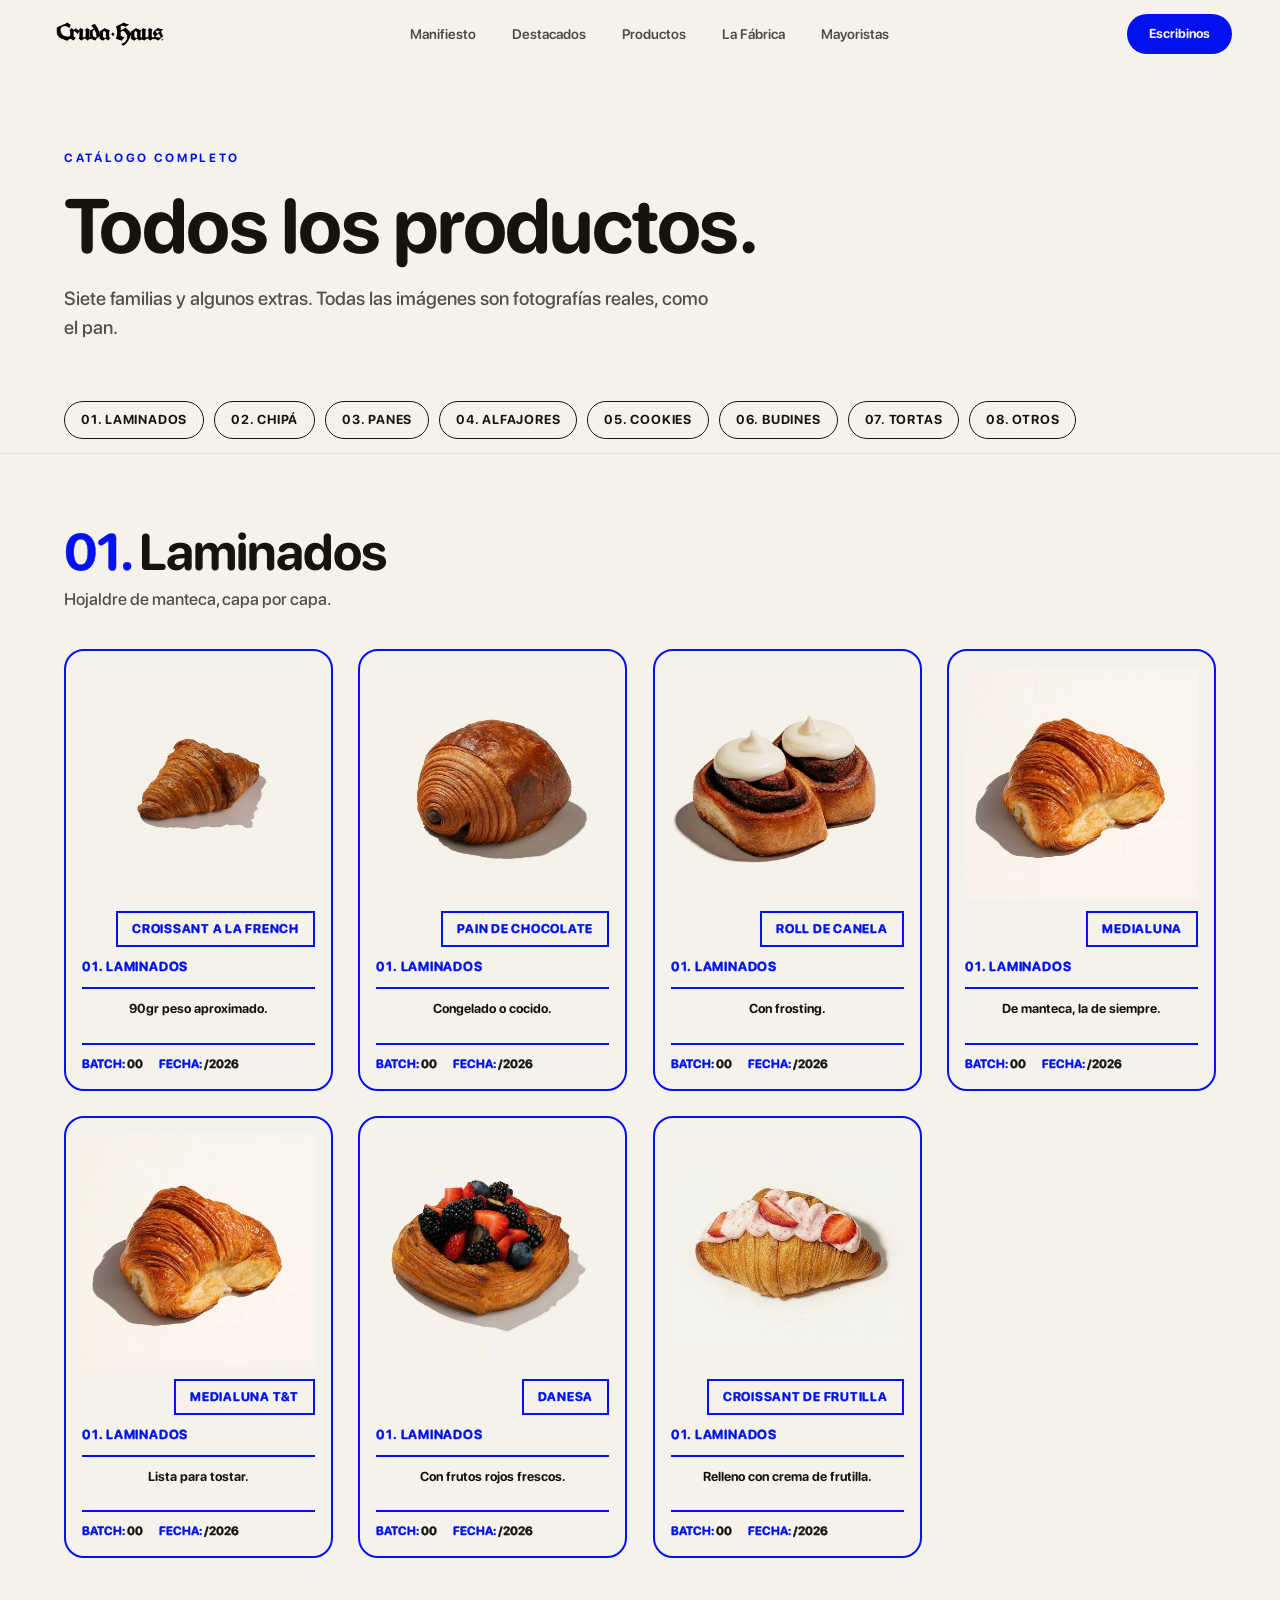
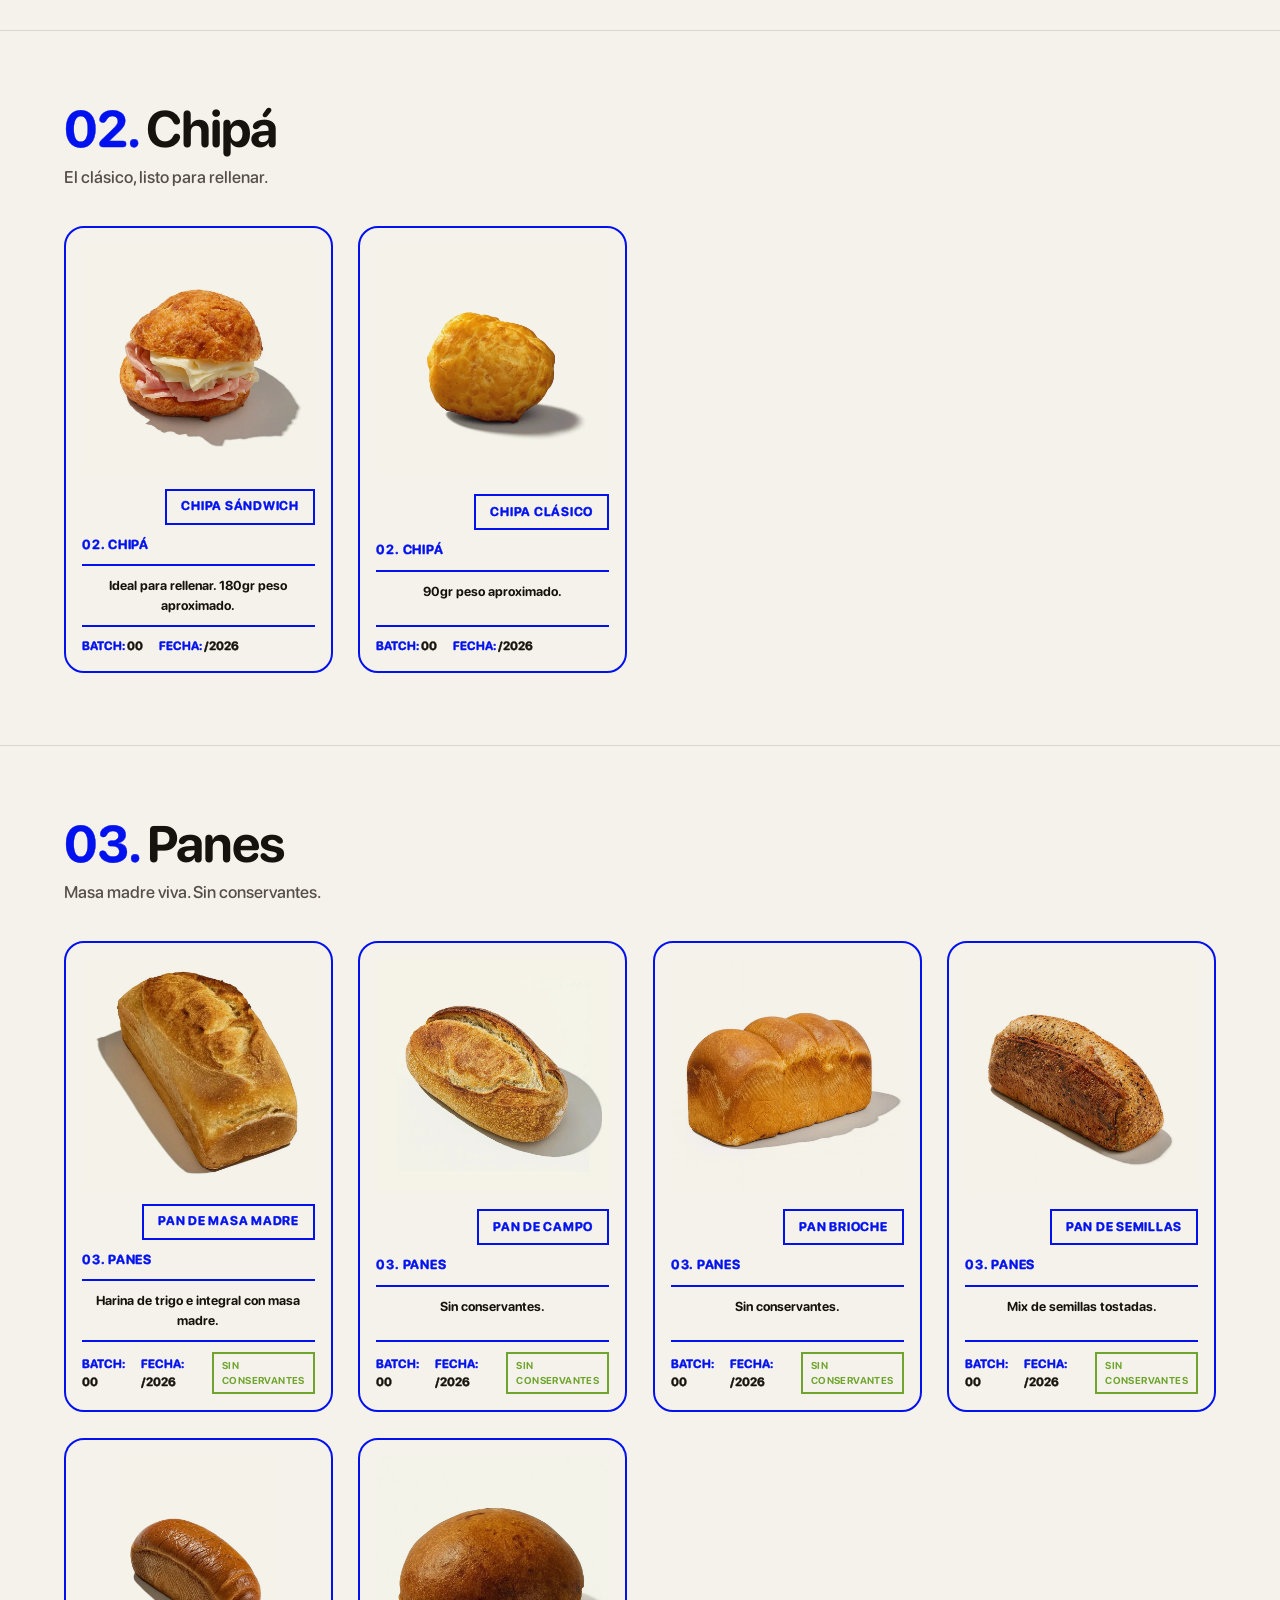
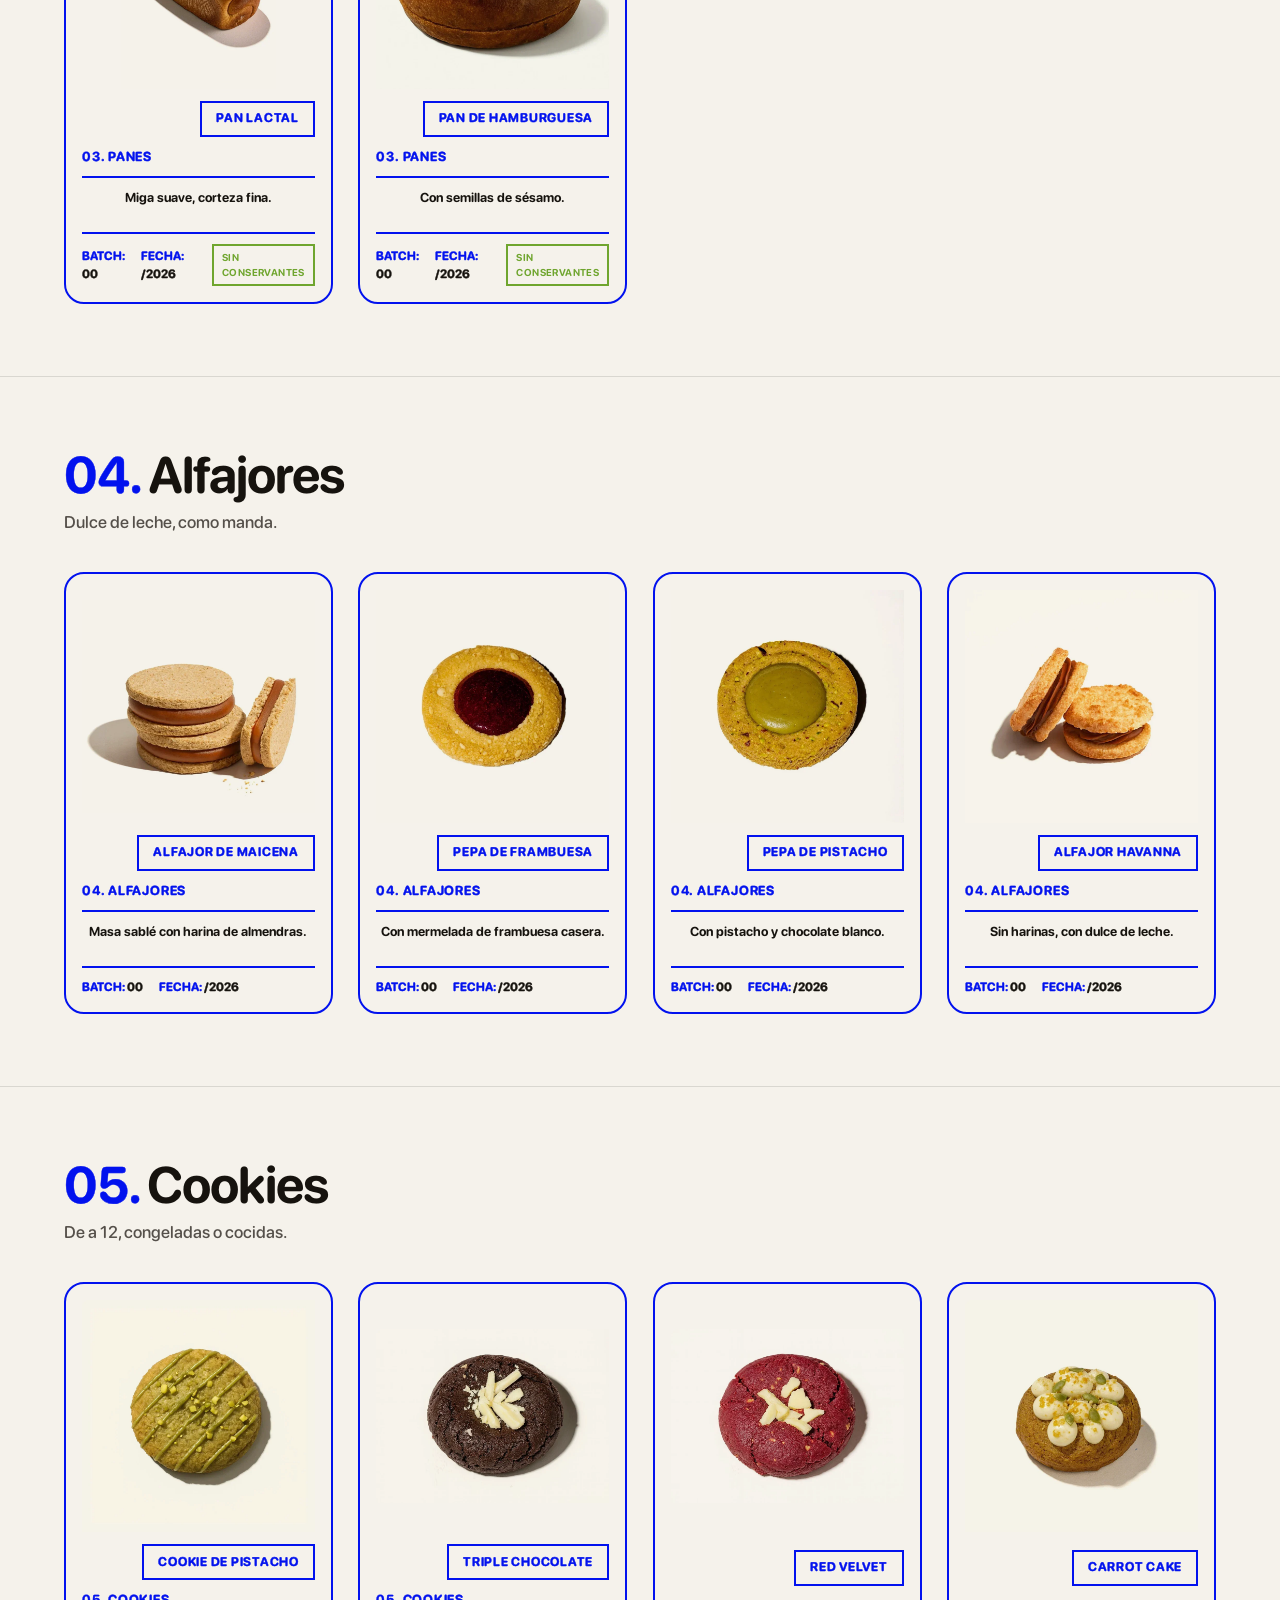
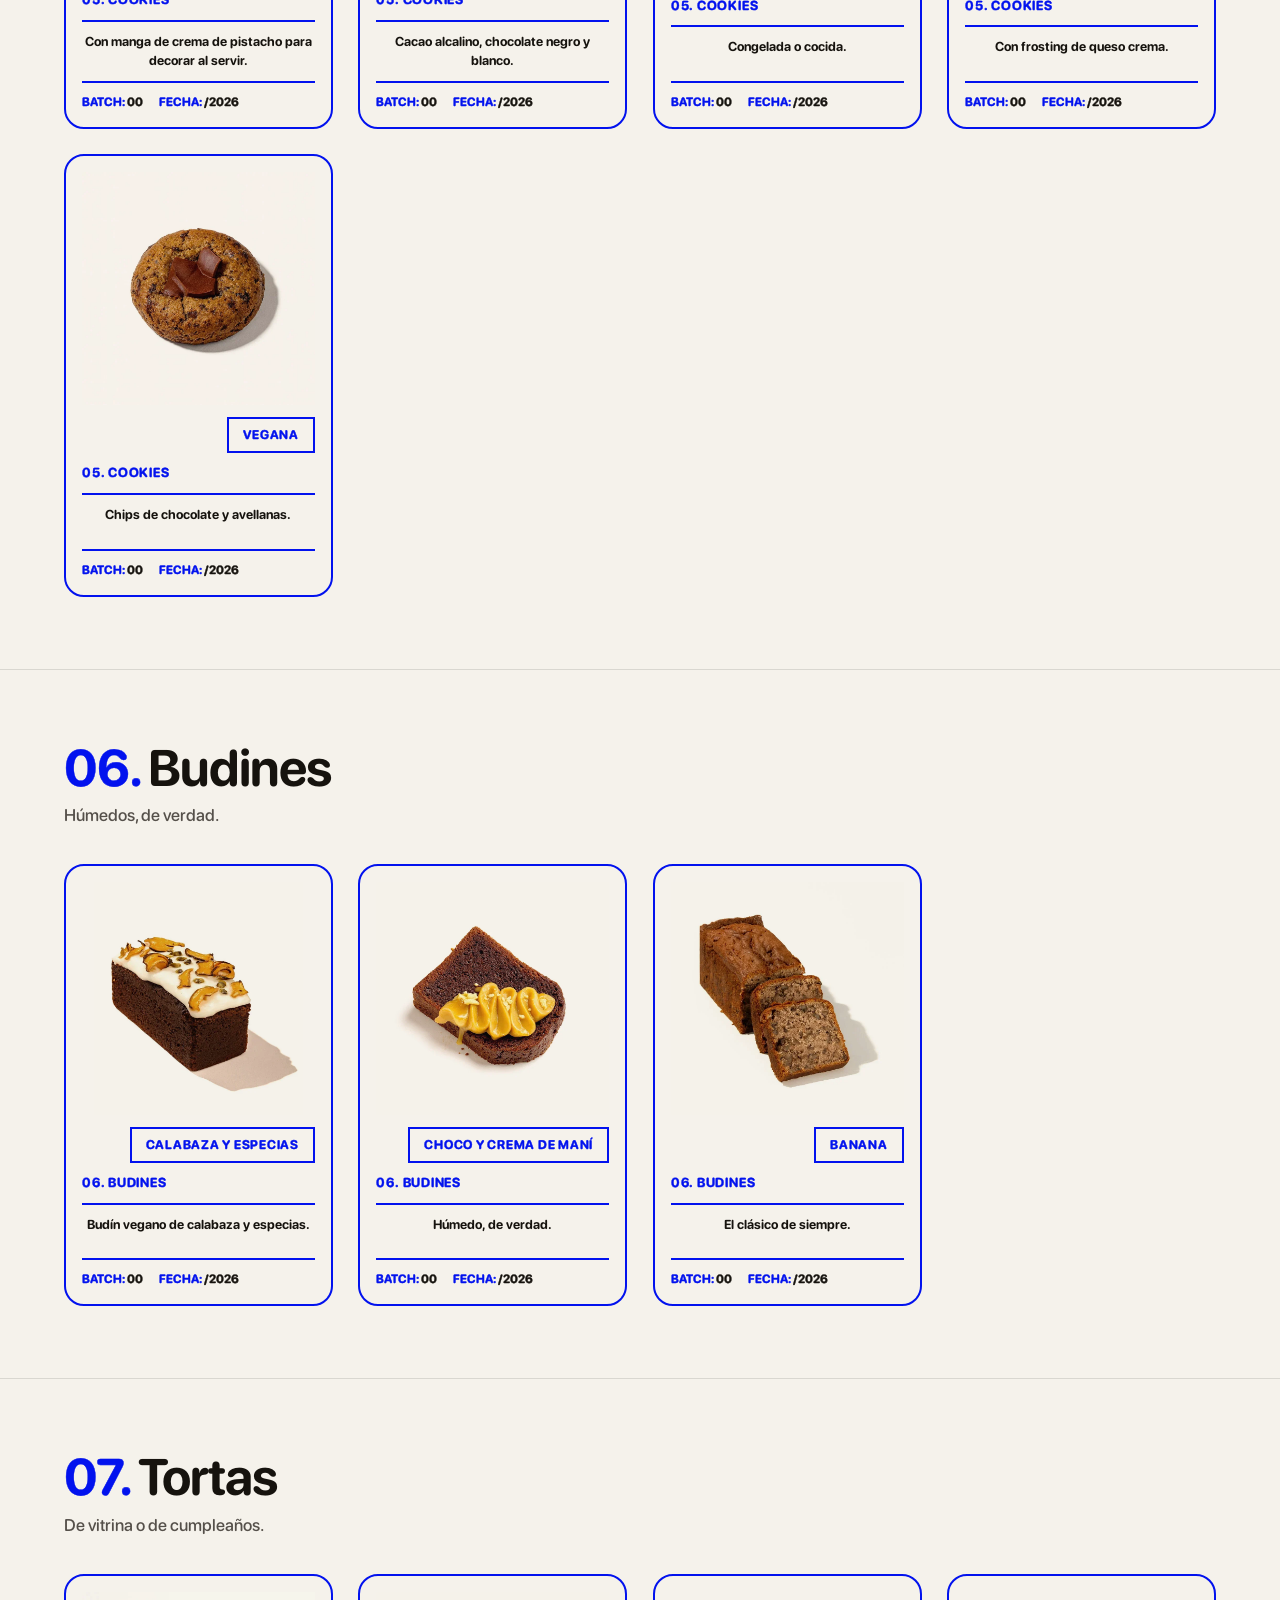
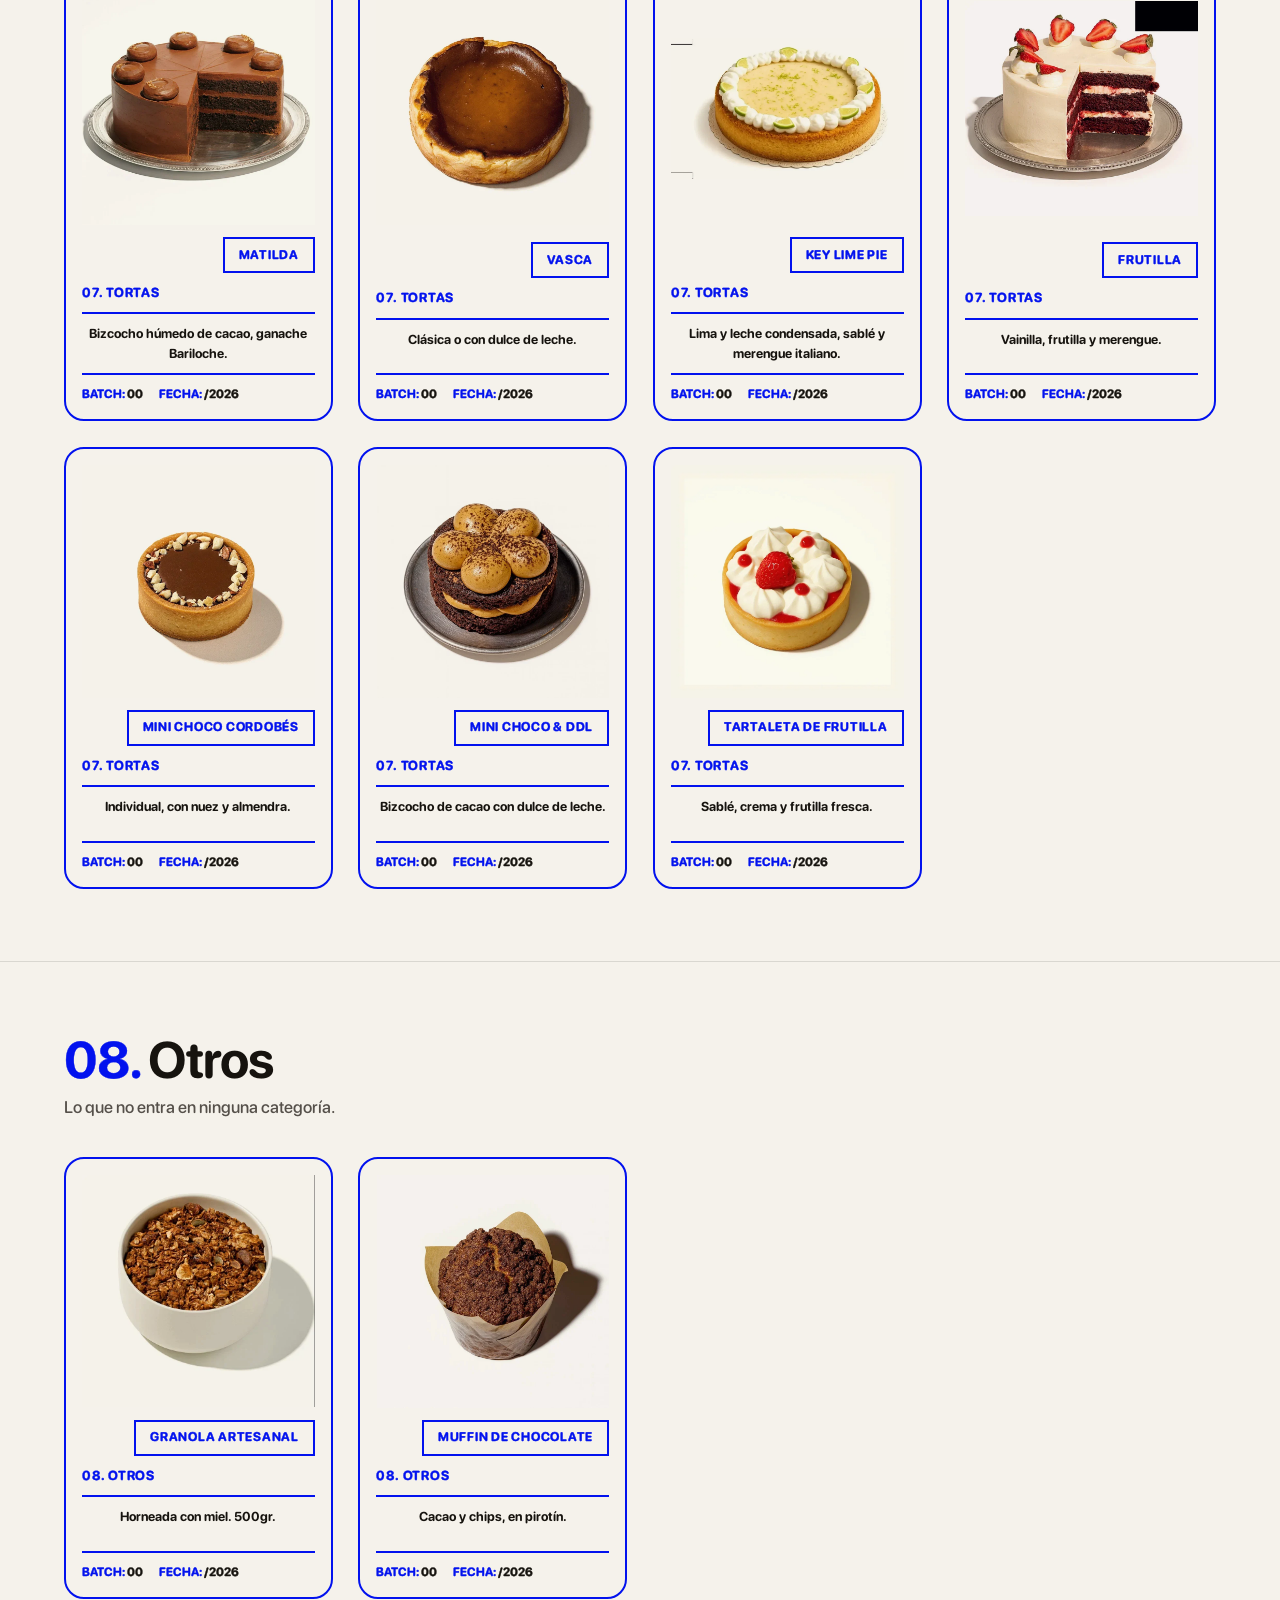
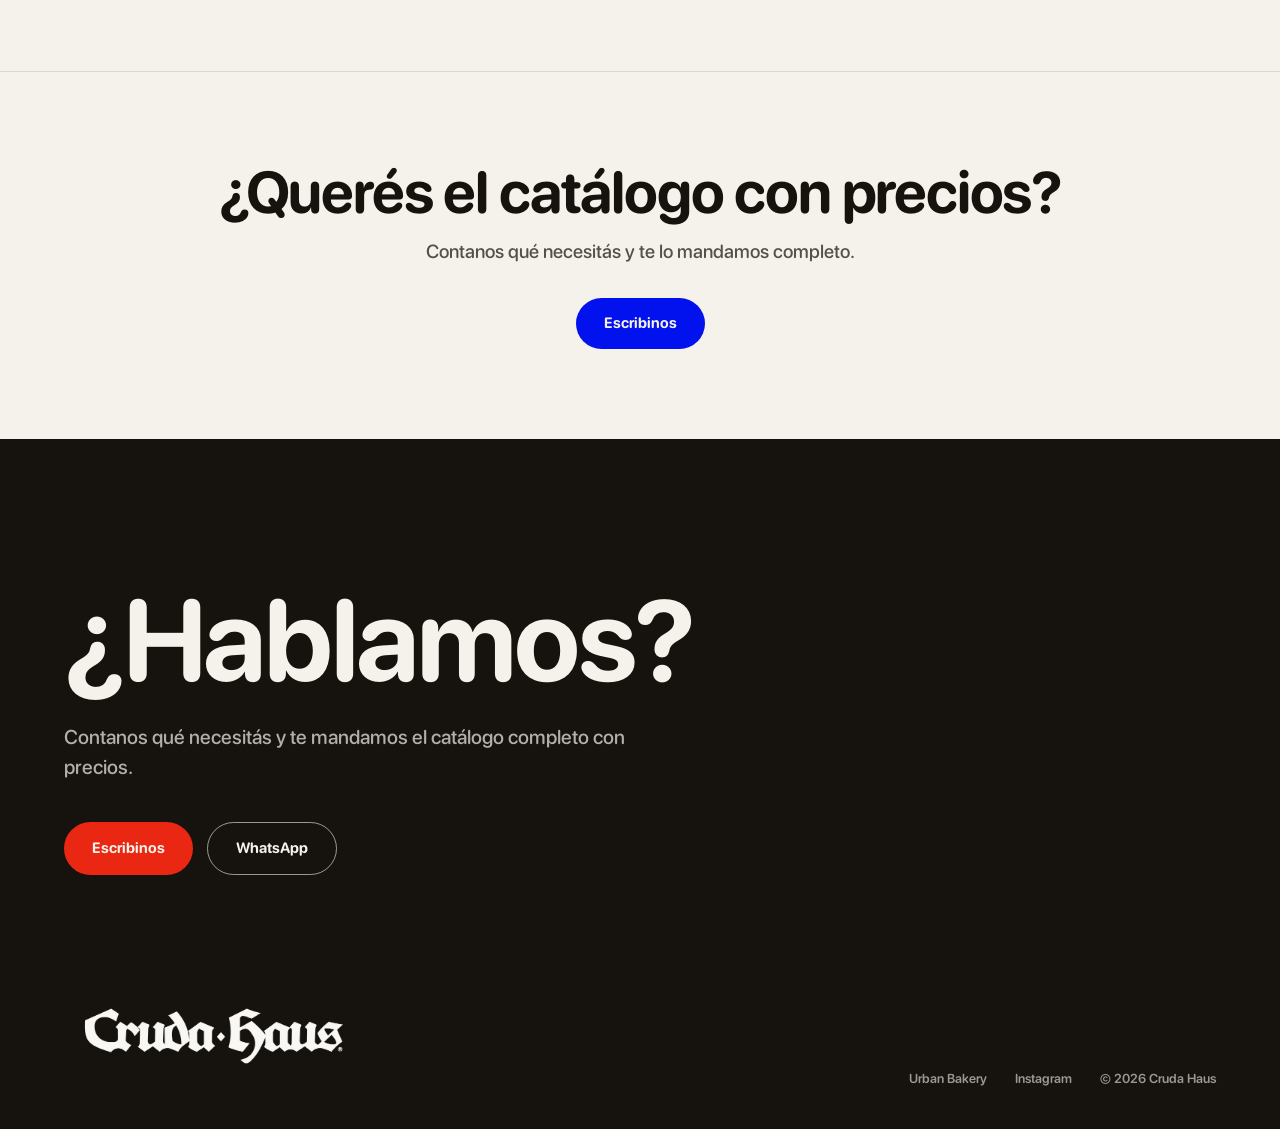
<file: productos.html>
<!doctype html>
<html lang="es">
<head>
  <meta charset="utf-8">
  <meta name="viewport" content="width=device-width, initial-scale=1">
  <title>Catálogo completo | Cruda Haus</title>
  <meta name="description" content="Catálogo completo de Cruda Haus: laminados, chipá, panes de masa madre, alfajores, cookies, budines y tortas. Proveeduría mayorista de panadería artesanal.">
  <meta property="og:type" content="website">
  <meta property="og:title" content="Catálogo completo | Cruda Haus">
  <meta property="og:description" content="Siete familias, más de treinta piezas. Panadería urbana con masa madre viva y manteca de verdad.">
  <meta property="og:image" content="assets/img/og-image.jpg">
  <link rel="icon" type="image/png" href="assets/img/favicon.png">
  <link rel="preload" href="assets/fonts/SF-Pro-Rounded-Bold.woff2" as="font" type="font/woff2" crossorigin>
  <link rel="preload" href="assets/fonts/SF-Pro-Rounded-Medium.woff2" as="font" type="font/woff2" crossorigin>
  <link rel="stylesheet" href="assets/css/style.css?v=3">
</head>
<body>

  <!-- ============ NAV ============ -->
  <header class="nav" id="nav">
    <a class="nav-brand" href="index.html" aria-label="Cruda Haus, inicio">
      <img src="assets/img/logo-gotico-negro.webp" alt="Cruda Haus" width="120" height="42">
    </a>
    <nav class="nav-links" aria-label="Secciones">
      <a href="index.html#manifiesto">Manifiesto</a>
      <a href="index.html#productos">Destacados</a>
      <a href="productos.html" aria-current="page">Productos</a>
      <a href="index.html#fabrica">La Fábrica</a>
      <a href="index.html#mayoristas">Mayoristas</a>
    </nav>
    <a class="btn btn-pill btn-blue nav-cta" href="#contacto">Escribinos</a>
  </header>

  <main id="top">

    <!-- ============ CABECERA CATÁLOGO ============ -->
    <header class="cat-hero">
      <p class="eyebrow">Catálogo completo</p>
      <h1>Todos los productos.</h1>
      <p class="cat-hero-sub">Siete familias y algunos extras. Todas las imágenes son fotografías reales, como el pan.</p>
    </header>

    <!-- ============ NAV DE FAMILIAS ============ -->
    <nav class="cat-nav" aria-label="Familias de productos">
      <a href="#laminados">01. Laminados</a>
      <a href="#chipa">02. Chipá</a>
      <a href="#panes">03. Panes</a>
      <a href="#alfajores">04. Alfajores</a>
      <a href="#cookies">05. Cookies</a>
      <a href="#budines">06. Budines</a>
      <a href="#tortas">07. Tortas</a>
      <a href="#otros">08. Otros</a>
    </nav>

    <!-- ============ 01. LAMINADOS ============ -->
    <section class="cat-family" id="laminados">
      <header class="family-head">
        <h2><span>01.</span> Laminados</h2>
        <p>Hojaldre de manteca, capa por capa.</p>
      </header>
      <div class="cat-grid">
        <div class="pcard">
          <img src="assets/img/products/croissant.webp" alt="Croissant a la French" loading="lazy">
          <div class="pcard-info">
            <span class="pcard-name">Croissant a la French</span>
            <div class="pcard-code"><span>01. Laminados</span></div>
            <p class="pcard-spec">90gr peso aproximado.</p>
            <div class="pcard-foot"><span>Batch: <b>00</b></span><span>Fecha: <b>/2026</b></span></div>
          </div>
        </div>
        <div class="pcard">
          <img src="assets/img/products/pain-chocolate.webp" alt="Pain de chocolate" loading="lazy">
          <div class="pcard-info">
            <span class="pcard-name">Pain de chocolate</span>
            <div class="pcard-code"><span>01. Laminados</span></div>
            <p class="pcard-spec">Congelado o cocido.</p>
            <div class="pcard-foot"><span>Batch: <b>00</b></span><span>Fecha: <b>/2026</b></span></div>
          </div>
        </div>
        <div class="pcard">
          <img src="assets/img/products/roll-canela.webp" alt="Roll de canela con frosting" loading="lazy">
          <div class="pcard-info">
            <span class="pcard-name">Roll de canela</span>
            <div class="pcard-code"><span>01. Laminados</span></div>
            <p class="pcard-spec">Con frosting.</p>
            <div class="pcard-foot"><span>Batch: <b>00</b></span><span>Fecha: <b>/2026</b></span></div>
          </div>
        </div>
        <div class="pcard">
          <img src="assets/img/products/medialuna.webp" alt="Medialuna de manteca" loading="lazy">
          <div class="pcard-info">
            <span class="pcard-name">Medialuna</span>
            <div class="pcard-code"><span>01. Laminados</span></div>
            <p class="pcard-spec">De manteca, la de siempre.</p>
            <div class="pcard-foot"><span>Batch: <b>00</b></span><span>Fecha: <b>/2026</b></span></div>
          </div>
        </div>
        <div class="pcard">
          <img src="assets/img/products/medialuna-tnt.webp" alt="Medialuna T&T" loading="lazy">
          <div class="pcard-info">
            <span class="pcard-name">Medialuna T&amp;T</span>
            <div class="pcard-code"><span>01. Laminados</span></div>
            <p class="pcard-spec">Lista para tostar.</p>
            <div class="pcard-foot"><span>Batch: <b>00</b></span><span>Fecha: <b>/2026</b></span></div>
          </div>
        </div>
        <div class="pcard">
          <img src="assets/img/products/danesa.webp" alt="Danesa de frutos rojos" loading="lazy">
          <div class="pcard-info">
            <span class="pcard-name">Danesa</span>
            <div class="pcard-code"><span>01. Laminados</span></div>
            <p class="pcard-spec">Con frutos rojos frescos.</p>
            <div class="pcard-foot"><span>Batch: <b>00</b></span><span>Fecha: <b>/2026</b></span></div>
          </div>
        </div>
        <div class="pcard">
          <img src="assets/img/products/otro-3.webp" alt="Croissant relleno con crema de frutilla" loading="lazy">
          <div class="pcard-info">
            <span class="pcard-name">Croissant de frutilla</span>
            <div class="pcard-code"><span>01. Laminados</span></div>
            <p class="pcard-spec">Relleno con crema de frutilla.</p>
            <div class="pcard-foot"><span>Batch: <b>00</b></span><span>Fecha: <b>/2026</b></span></div>
          </div>
        </div>
      </div>
    </section>

    <!-- ============ 02. CHIPÁ ============ -->
    <section class="cat-family" id="chipa">
      <header class="family-head">
        <h2><span>02.</span> Chipá</h2>
        <p>El clásico, listo para rellenar.</p>
      </header>
      <div class="cat-grid">
        <div class="pcard">
          <img src="assets/img/products/chipa-sandwich.webp" alt="Chipa para sándwich" loading="lazy">
          <div class="pcard-info">
            <span class="pcard-name">Chipa sándwich</span>
            <div class="pcard-code"><span>02. Chipá</span></div>
            <p class="pcard-spec">Ideal para rellenar. 180gr peso aproximado.</p>
            <div class="pcard-foot"><span>Batch: <b>00</b></span><span>Fecha: <b>/2026</b></span></div>
          </div>
        </div>
        <div class="pcard">
          <img src="assets/img/products/chipa-clasico.webp" alt="Chipa clásico" loading="lazy">
          <div class="pcard-info">
            <span class="pcard-name">Chipa clásico</span>
            <div class="pcard-code"><span>02. Chipá</span></div>
            <p class="pcard-spec">90gr peso aproximado.</p>
            <div class="pcard-foot"><span>Batch: <b>00</b></span><span>Fecha: <b>/2026</b></span></div>
          </div>
        </div>
      </div>
    </section>

    <!-- ============ 03. PANES ============ -->
    <section class="cat-family" id="panes">
      <header class="family-head">
        <h2><span>03.</span> Panes</h2>
        <p>Masa madre viva. Sin conservantes.</p>
      </header>
      <div class="cat-grid">
        <div class="pcard">
          <img src="assets/img/products/pan-masa-madre.webp" alt="Pan de masa madre" loading="lazy">
          <div class="pcard-info">
            <span class="pcard-name">Pan de masa madre</span>
            <div class="pcard-code"><span>03. Panes</span></div>
            <p class="pcard-spec">Harina de trigo e integral con masa madre.</p>
            <div class="pcard-foot"><span>Batch: <b>00</b></span><span>Fecha: <b>/2026</b></span><span class="stamp">Sin conservantes</span></div>
          </div>
        </div>
        <div class="pcard">
          <img src="assets/img/products/pan-campo.webp" alt="Pan de campo" loading="lazy">
          <div class="pcard-info">
            <span class="pcard-name">Pan de campo</span>
            <div class="pcard-code"><span>03. Panes</span></div>
            <p class="pcard-spec">Sin conservantes.</p>
            <div class="pcard-foot"><span>Batch: <b>00</b></span><span>Fecha: <b>/2026</b></span><span class="stamp">Sin conservantes</span></div>
          </div>
        </div>
        <div class="pcard">
          <img src="assets/img/products/pan-brioche.webp" alt="Pan brioche" loading="lazy">
          <div class="pcard-info">
            <span class="pcard-name">Pan brioche</span>
            <div class="pcard-code"><span>03. Panes</span></div>
            <p class="pcard-spec">Sin conservantes.</p>
            <div class="pcard-foot"><span>Batch: <b>00</b></span><span>Fecha: <b>/2026</b></span><span class="stamp">Sin conservantes</span></div>
          </div>
        </div>
        <div class="pcard">
          <img src="assets/img/products/pan-semillas.webp" alt="Pan de semillas" loading="lazy">
          <div class="pcard-info">
            <span class="pcard-name">Pan de semillas</span>
            <div class="pcard-code"><span>03. Panes</span></div>
            <p class="pcard-spec">Mix de semillas tostadas.</p>
            <div class="pcard-foot"><span>Batch: <b>00</b></span><span>Fecha: <b>/2026</b></span><span class="stamp">Sin conservantes</span></div>
          </div>
        </div>
        <div class="pcard">
          <img src="assets/img/products/pan-lactal.webp" alt="Pan lactal" loading="lazy">
          <div class="pcard-info">
            <span class="pcard-name">Pan lactal</span>
            <div class="pcard-code"><span>03. Panes</span></div>
            <p class="pcard-spec">Miga suave, corteza fina.</p>
            <div class="pcard-foot"><span>Batch: <b>00</b></span><span>Fecha: <b>/2026</b></span><span class="stamp">Sin conservantes</span></div>
          </div>
        </div>
        <div class="pcard">
          <img src="assets/img/products/pan-hamburguesa.webp" alt="Pan de hamburguesa" loading="lazy">
          <div class="pcard-info">
            <span class="pcard-name">Pan de hamburguesa</span>
            <div class="pcard-code"><span>03. Panes</span></div>
            <p class="pcard-spec">Con semillas de sésamo.</p>
            <div class="pcard-foot"><span>Batch: <b>00</b></span><span>Fecha: <b>/2026</b></span><span class="stamp">Sin conservantes</span></div>
          </div>
        </div>
      </div>
    </section>

    <!-- ============ 04. ALFAJORES ============ -->
    <section class="cat-family" id="alfajores">
      <header class="family-head">
        <h2><span>04.</span> Alfajores</h2>
        <p>Dulce de leche, como manda.</p>
      </header>
      <div class="cat-grid">
        <div class="pcard">
          <img src="assets/img/products/alfajor-maicena.webp" alt="Alfajor de maicena" loading="lazy">
          <div class="pcard-info">
            <span class="pcard-name">Alfajor de maicena</span>
            <div class="pcard-code"><span>04. Alfajores</span></div>
            <p class="pcard-spec">Masa sablé con harina de almendras.</p>
            <div class="pcard-foot"><span>Batch: <b>00</b></span><span>Fecha: <b>/2026</b></span></div>
          </div>
        </div>
        <div class="pcard">
          <img src="assets/img/products/pepa-frambuesa.webp" alt="Pepa de frambuesa" loading="lazy">
          <div class="pcard-info">
            <span class="pcard-name">Pepa de frambuesa</span>
            <div class="pcard-code"><span>04. Alfajores</span></div>
            <p class="pcard-spec">Con mermelada de frambuesa casera.</p>
            <div class="pcard-foot"><span>Batch: <b>00</b></span><span>Fecha: <b>/2026</b></span></div>
          </div>
        </div>
        <div class="pcard">
          <img src="assets/img/products/pepa-pistacho.webp" alt="Pepa de pistacho" loading="lazy">
          <div class="pcard-info">
            <span class="pcard-name">Pepa de pistacho</span>
            <div class="pcard-code"><span>04. Alfajores</span></div>
            <p class="pcard-spec">Con pistacho y chocolate blanco.</p>
            <div class="pcard-foot"><span>Batch: <b>00</b></span><span>Fecha: <b>/2026</b></span></div>
          </div>
        </div>
        <div class="pcard">
          <img src="assets/img/products/alfajor-havanna.webp" alt="Alfajor tipo havanna sin harinas" loading="lazy">
          <div class="pcard-info">
            <span class="pcard-name">Alfajor havanna</span>
            <div class="pcard-code"><span>04. Alfajores</span></div>
            <p class="pcard-spec">Sin harinas, con dulce de leche.</p>
            <div class="pcard-foot"><span>Batch: <b>00</b></span><span>Fecha: <b>/2026</b></span></div>
          </div>
        </div>
      </div>
    </section>

    <!-- ============ 05. COOKIES ============ -->
    <section class="cat-family" id="cookies">
      <header class="family-head">
        <h2><span>05.</span> Cookies</h2>
        <p>De a 12, congeladas o cocidas.</p>
      </header>
      <div class="cat-grid">
        <div class="pcard">
          <img src="assets/img/products/cookie-pistacho.webp" alt="Cookie de pistacho" loading="lazy">
          <div class="pcard-info">
            <span class="pcard-name">Cookie de pistacho</span>
            <div class="pcard-code"><span>05. Cookies</span></div>
            <p class="pcard-spec">Con manga de crema de pistacho para decorar al servir.</p>
            <div class="pcard-foot"><span>Batch: <b>00</b></span><span>Fecha: <b>/2026</b></span></div>
          </div>
        </div>
        <div class="pcard">
          <img src="assets/img/products/cookie-triple-choco.webp" alt="Cookie triple chocolate" loading="lazy">
          <div class="pcard-info">
            <span class="pcard-name">Triple chocolate</span>
            <div class="pcard-code"><span>05. Cookies</span></div>
            <p class="pcard-spec">Cacao alcalino, chocolate negro y blanco.</p>
            <div class="pcard-foot"><span>Batch: <b>00</b></span><span>Fecha: <b>/2026</b></span></div>
          </div>
        </div>
        <div class="pcard">
          <img src="assets/img/products/cookie-red-velvet.webp" alt="Cookie red velvet" loading="lazy">
          <div class="pcard-info">
            <span class="pcard-name">Red velvet</span>
            <div class="pcard-code"><span>05. Cookies</span></div>
            <p class="pcard-spec">Congelada o cocida.</p>
            <div class="pcard-foot"><span>Batch: <b>00</b></span><span>Fecha: <b>/2026</b></span></div>
          </div>
        </div>
        <div class="pcard">
          <img src="assets/img/products/cookie-carrot.webp" alt="Cookie carrot cake" loading="lazy">
          <div class="pcard-info">
            <span class="pcard-name">Carrot cake</span>
            <div class="pcard-code"><span>05. Cookies</span></div>
            <p class="pcard-spec">Con frosting de queso crema.</p>
            <div class="pcard-foot"><span>Batch: <b>00</b></span><span>Fecha: <b>/2026</b></span></div>
          </div>
        </div>
        <div class="pcard">
          <img src="assets/img/products/cookie-vegana.webp" alt="Cookie vegana con chips de chocolate y avellanas" loading="lazy">
          <div class="pcard-info">
            <span class="pcard-name">Vegana</span>
            <div class="pcard-code"><span>05. Cookies</span></div>
            <p class="pcard-spec">Chips de chocolate y avellanas.</p>
            <div class="pcard-foot"><span>Batch: <b>00</b></span><span>Fecha: <b>/2026</b></span></div>
          </div>
        </div>
      </div>
    </section>

    <!-- ============ 06. BUDINES ============ -->
    <section class="cat-family" id="budines">
      <header class="family-head">
        <h2><span>06.</span> Budines</h2>
        <p>Húmedos, de verdad.</p>
      </header>
      <div class="cat-grid">
        <div class="pcard">
          <img src="assets/img/products/budin-calabaza.webp" alt="Budín vegano de calabaza y especias" loading="lazy">
          <div class="pcard-info">
            <span class="pcard-name">Calabaza y especias</span>
            <div class="pcard-code"><span>06. Budines</span></div>
            <p class="pcard-spec">Budín vegano de calabaza y especias.</p>
            <div class="pcard-foot"><span>Batch: <b>00</b></span><span>Fecha: <b>/2026</b></span></div>
          </div>
        </div>
        <div class="pcard">
          <img src="assets/img/products/budin-choco-mani.webp" alt="Budín de chocolate y crema de maní" loading="lazy">
          <div class="pcard-info">
            <span class="pcard-name">Choco y crema de maní</span>
            <div class="pcard-code"><span>06. Budines</span></div>
            <p class="pcard-spec">Húmedo, de verdad.</p>
            <div class="pcard-foot"><span>Batch: <b>00</b></span><span>Fecha: <b>/2026</b></span></div>
          </div>
        </div>
        <div class="pcard">
          <img src="assets/img/products/budin-banana.webp" alt="Budín de banana" loading="lazy">
          <div class="pcard-info">
            <span class="pcard-name">Banana</span>
            <div class="pcard-code"><span>06. Budines</span></div>
            <p class="pcard-spec">El clásico de siempre.</p>
            <div class="pcard-foot"><span>Batch: <b>00</b></span><span>Fecha: <b>/2026</b></span></div>
          </div>
        </div>
      </div>
    </section>

    <!-- ============ 07. TORTAS ============ -->
    <section class="cat-family" id="tortas">
      <header class="family-head">
        <h2><span>07.</span> Tortas</h2>
        <p>De vitrina o de cumpleaños.</p>
      </header>
      <div class="cat-grid">
        <div class="pcard">
          <img src="assets/img/products/torta-matilda.webp" alt="Torta Matilda" loading="lazy">
          <div class="pcard-info">
            <span class="pcard-name">Matilda</span>
            <div class="pcard-code"><span>07. Tortas</span></div>
            <p class="pcard-spec">Bizcocho húmedo de cacao, ganache Bariloche.</p>
            <div class="pcard-foot"><span>Batch: <b>00</b></span><span>Fecha: <b>/2026</b></span></div>
          </div>
        </div>
        <div class="pcard">
          <img src="assets/img/products/torta-vasca.webp" alt="Torta vasca" loading="lazy">
          <div class="pcard-info">
            <span class="pcard-name">Vasca</span>
            <div class="pcard-code"><span>07. Tortas</span></div>
            <p class="pcard-spec">Clásica o con dulce de leche.</p>
            <div class="pcard-foot"><span>Batch: <b>00</b></span><span>Fecha: <b>/2026</b></span></div>
          </div>
        </div>
        <div class="pcard">
          <img src="assets/img/products/key-lime-pie.webp" alt="Key lime pie" loading="lazy">
          <div class="pcard-info">
            <span class="pcard-name">Key lime pie</span>
            <div class="pcard-code"><span>07. Tortas</span></div>
            <p class="pcard-spec">Lima y leche condensada, sablé y merengue italiano.</p>
            <div class="pcard-foot"><span>Batch: <b>00</b></span><span>Fecha: <b>/2026</b></span></div>
          </div>
        </div>
        <div class="pcard">
          <img src="assets/img/products/torta-frutilla.webp" alt="Torta de vainilla, frutilla y merengue" loading="lazy">
          <div class="pcard-info">
            <span class="pcard-name">Frutilla</span>
            <div class="pcard-code"><span>07. Tortas</span></div>
            <p class="pcard-spec">Vainilla, frutilla y merengue.</p>
            <div class="pcard-foot"><span>Batch: <b>00</b></span><span>Fecha: <b>/2026</b></span></div>
          </div>
        </div>
        <div class="pcard">
          <img src="assets/img/products/mini-torta-choco.webp" alt="Mini torta de chocolate cordobés" loading="lazy">
          <div class="pcard-info">
            <span class="pcard-name">Mini choco cordobés</span>
            <div class="pcard-code"><span>07. Tortas</span></div>
            <p class="pcard-spec">Individual, con nuez y almendra.</p>
            <div class="pcard-foot"><span>Batch: <b>00</b></span><span>Fecha: <b>/2026</b></span></div>
          </div>
        </div>
        <div class="pcard">
          <img src="assets/img/products/otro-1.webp" alt="Mini torta de chocolate con dulce de leche" loading="lazy">
          <div class="pcard-info">
            <span class="pcard-name">Mini choco &amp; DDL</span>
            <div class="pcard-code"><span>07. Tortas</span></div>
            <p class="pcard-spec">Bizcocho de cacao con dulce de leche.</p>
            <div class="pcard-foot"><span>Batch: <b>00</b></span><span>Fecha: <b>/2026</b></span></div>
          </div>
        </div>
        <div class="pcard">
          <img src="assets/img/products/otro-2.webp" alt="Tartaleta de frutilla con crema" loading="lazy">
          <div class="pcard-info">
            <span class="pcard-name">Tartaleta de frutilla</span>
            <div class="pcard-code"><span>07. Tortas</span></div>
            <p class="pcard-spec">Sablé, crema y frutilla fresca.</p>
            <div class="pcard-foot"><span>Batch: <b>00</b></span><span>Fecha: <b>/2026</b></span></div>
          </div>
        </div>
      </div>
    </section>

    <!-- ============ 08. OTROS ============ -->
    <section class="cat-family" id="otros">
      <header class="family-head">
        <h2><span>08.</span> Otros</h2>
        <p>Lo que no entra en ninguna categoría.</p>
      </header>
      <div class="cat-grid">
        <div class="pcard">
          <img src="assets/img/products/granola.webp" alt="Granola artesanal" loading="lazy">
          <div class="pcard-info">
            <span class="pcard-name">Granola artesanal</span>
            <div class="pcard-code"><span>08. Otros</span></div>
            <p class="pcard-spec">Horneada con miel. 500gr.</p>
            <div class="pcard-foot"><span>Batch: <b>00</b></span><span>Fecha: <b>/2026</b></span></div>
          </div>
        </div>
        <div class="pcard">
          <img src="assets/img/products/otro-4.webp" alt="Muffin de chocolate" loading="lazy">
          <div class="pcard-info">
            <span class="pcard-name">Muffin de chocolate</span>
            <div class="pcard-code"><span>08. Otros</span></div>
            <p class="pcard-spec">Cacao y chips, en pirotín.</p>
            <div class="pcard-foot"><span>Batch: <b>00</b></span><span>Fecha: <b>/2026</b></span></div>
          </div>
        </div>
      </div>
    </section>

    <!-- ============ CTA ============ -->
    <section class="cat-cta">
      <h2>¿Querés el catálogo con precios?</h2>
      <p>Contanos qué necesitás y te lo mandamos completo.</p>
      <a class="btn btn-pill btn-blue" href="#contacto">Escribinos</a>
    </section>

  </main>

  <!-- ============ CONTACTO / FOOTER ============ -->
  <footer class="footer" id="contacto">
    <div class="footer-cta">
      <h2>¿Hablamos?</h2>
      <p>Contanos qué necesitás y te mandamos el catálogo completo con precios.</p>
      <div class="footer-btns">
        <!-- TODO: reemplazar por el mail real de Cruda Haus -->
        <a class="btn btn-pill btn-red" href="mailto:hola@crudahaus.com">Escribinos</a>
        <!-- TODO: reemplazar por el número real de WhatsApp -->
        <a class="btn btn-pill btn-ghost-light" href="https://wa.me/5491100000000" target="_blank" rel="noopener">WhatsApp</a>
      </div>
    </div>
    <div class="footer-bottom">
      <img class="footer-logo" src="assets/img/logo-gotico-offwhite.webp" alt="Cruda Haus">
      <div class="footer-meta">
        <span>Urban Bakery</span>
        <!-- TODO: link real de Instagram -->
        <a href="https://instagram.com/crudahaus" target="_blank" rel="noopener">Instagram</a>
        <span>© 2026 Cruda Haus</span>
      </div>
    </div>
  </footer>

  <script src="assets/js/main.js?v=3" defer></script>
</body>
</html>
</file>
<file: assets/css/style.css>
/* ============================================================
   CRUDA HAUS · Landing
   Sistema: paper #F5F2EB / azul #0212EE / rojo #EA2713 / ink #16130E
   Forma: botones siempre pill, imágenes siempre radio 20px
   ============================================================ */

@font-face {
  font-family: "SF Pro Rounded";
  src: url("../fonts/SF-Pro-Rounded-Medium.woff2") format("woff2");
  font-weight: 500; font-display: swap;
}
@font-face {
  font-family: "SF Pro Rounded";
  src: url("../fonts/SF-Pro-Rounded-Semibold.woff2") format("woff2");
  font-weight: 600; font-display: swap;
}
@font-face {
  font-family: "SF Pro Rounded";
  src: url("../fonts/SF-Pro-Rounded-Bold.woff2") format("woff2");
  font-weight: 700; font-display: swap;
}

:root {
  --paper: #F5F2EB;
  --paper-soft: #EDE9DF;
  --blue: #0212EE;
  --red: #EA2713;
  --ink: #16130E;
  --ink-soft: #55504A;
  --radius: 20px;
  --font: "SF Pro Rounded", ui-rounded, -apple-system, "Segoe UI", sans-serif;
  --nav-h: 68px;
  --ease: cubic-bezier(0.16, 1, 0.3, 1);
}

* { margin: 0; padding: 0; box-sizing: border-box; }

html { scroll-behavior: smooth; }
/* Con GSAP activo el smooth nativo pelea con los tweens de scroll:
   cada frame del tween lo reinicia y rompe las anclas. Lo apagamos. */
html.enhanced { scroll-behavior: auto; }
@media (prefers-reduced-motion: reduce) {
  html { scroll-behavior: auto; }
}

body {
  font-family: var(--font);
  font-weight: 500;
  background: var(--paper);
  color: var(--ink);
  line-height: 1.5;
  -webkit-font-smoothing: antialiased;
  overflow-x: hidden;
}

img { display: block; max-width: 100%; }
ul { list-style: none; }
a { color: inherit; text-decoration: none; }

.visually-hidden {
  position: absolute; width: 1px; height: 1px;
  clip-path: inset(50%); overflow: hidden; white-space: nowrap;
}

.eyebrow {
  font-size: 12px;
  font-weight: 700;
  letter-spacing: 0.22em;
  text-transform: uppercase;
  color: var(--blue);
}
.eyebrow-light { color: rgba(245, 242, 235, 0.75); }

/* ---------- Botones ---------- */
.btn {
  display: inline-flex;
  align-items: center;
  justify-content: center;
  font-weight: 700;
  font-size: 15px;
  padding: 14px 28px;
  border-radius: 999px;
  transition: transform 0.25s var(--ease), background 0.25s var(--ease), color 0.25s var(--ease);
  will-change: transform;
}
.btn:active { transform: translateY(1px) scale(0.98); }
.btn-blue { background: var(--blue); color: var(--paper); }
.btn-blue:hover { background: var(--ink); }
.btn-red { background: var(--red); color: var(--paper); }
.btn-red:hover { background: var(--paper); color: var(--ink); }
.btn-paper { background: var(--paper); color: var(--blue); }
.btn-paper:hover { background: var(--ink); color: var(--paper); }
.btn-ghost { background: var(--paper); border: 1.5px solid var(--ink); color: var(--ink); }
.btn-ghost:hover { background: var(--ink); color: var(--paper); }
.btn-ghost-light { border: 1.5px solid rgba(245,242,235,0.6); color: var(--paper); }
.btn-ghost-light:hover { background: var(--paper); color: var(--ink); }

/* ---------- Nav ---------- */
.nav {
  position: fixed;
  inset: 0 0 auto 0;
  z-index: 100;
  height: var(--nav-h);
  display: flex;
  align-items: center;
  justify-content: space-between;
  padding: 0 clamp(16px, 4vw, 48px);
  transition: background 0.4s var(--ease), box-shadow 0.4s var(--ease);
}
.nav.scrolled {
  background: rgba(245, 242, 235, 0.82);
  -webkit-backdrop-filter: blur(16px) saturate(1.4);
  backdrop-filter: blur(16px) saturate(1.4);
  box-shadow: 0 1px 0 rgba(22, 19, 14, 0.08);
}
.nav-brand img { height: 44px; width: auto; }
.nav-links {
  display: flex;
  gap: clamp(16px, 3vw, 36px);
  font-size: 14px;
  font-weight: 600;
}
.nav-links a { opacity: 0.75; transition: opacity 0.2s; }
.nav-links a:hover { opacity: 1; }
.nav-cta { padding: 10px 22px; font-size: 13px; }

/* ---------- Hero ---------- */
.hero { position: relative; }
.hero-stage {
  position: relative;
  min-height: 100dvh;
  display: flex;
  flex-direction: column;
  align-items: center;
  justify-content: center;
  text-align: center;
  padding: calc(var(--nav-h) + 24px) 24px 48px;
  gap: 32px;
}
.hero-logo {
  width: min(760px, 86vw);
  height: auto;
}
.hero-sub {
  font-size: clamp(16px, 2vw, 20px);
  font-weight: 500;
  color: var(--ink-soft);
  max-width: 34em;
}
.hero-ctas { display: flex; gap: 14px; flex-wrap: wrap; justify-content: center; }

.hero-media { display: none; }

/* Estado mejorado (JS + motion ok): hero pineado con zoom de imagen */
.enhanced .hero-stage { display: block; padding: 0; overflow: hidden; }
.enhanced .hero-intro {
  position: absolute;
  inset: 0;
  z-index: 2;
  display: flex;
  flex-direction: column;
  align-items: center;
  justify-content: flex-start;
  padding-top: clamp(90px, 13vh, 140px);
  gap: 28px;
  padding-left: 24px;
  padding-right: 24px;
}
.enhanced .hero-media {
  display: block;
  position: absolute;
  inset: 0;
  z-index: 1;
  clip-path: inset(60% 30% 6% 30%);
  will-change: clip-path;
}
.enhanced .hero-media-round {
  position: absolute;
  inset: 0;
  overflow: hidden;
  border-radius: 28px;
  will-change: border-radius;
}
.enhanced .hero-media-round::after {
  content: "";
  position: absolute;
  inset: 55% 0 0 0;
  background: linear-gradient(to bottom, rgba(22, 19, 14, 0), rgba(22, 19, 14, 0.62));
  opacity: var(--scrim, 0);
  z-index: 2;
}
.enhanced .hero-media-round img {
  width: 100%; height: 100%;
  object-fit: cover;
  object-position: 50% 42%;
  transform: scale(1.15);
  will-change: transform;
}
.hero-caption {
  position: absolute;
  inset: auto 0 8vh 0;
  z-index: 3;
  display: flex;
  flex-direction: column;
  align-items: center;
  gap: 4px;
  font-size: clamp(24px, 4vw, 44px);
  font-weight: 700;
  color: var(--paper);
  opacity: 0;
  text-shadow: 0 2px 32px rgba(22, 19, 14, 0.55);
}
.hero-caption span { display: block; }

/* Fallback sin JS: imagen debajo del intro */
.hero-media.fallback { display: block; width: min(900px, 92vw); }
.hero-media.fallback img { border-radius: var(--radius); width: 100%; }
.hero-media.fallback .hero-caption { display: none; }

/* ---------- Marquee ---------- */
.marquee {
  background: var(--blue);
  color: var(--paper);
  overflow: hidden;
  padding: 20px 0;
}
.marquee-track {
  display: flex;
  align-items: center;
  gap: 48px;
  width: max-content;
  animation: marquee 36s linear infinite;
}
.marquee-track span {
  font-size: clamp(18px, 2.4vw, 28px);
  font-weight: 700;
  letter-spacing: 0.04em;
  text-transform: uppercase;
  white-space: nowrap;
}
.marquee-track img { height: 30px; width: auto; }
@keyframes marquee {
  to { transform: translateX(-50%); }
}
@media (prefers-reduced-motion: reduce) {
  .marquee-track { animation: none; flex-wrap: wrap; width: 100%; justify-content: center; }
}

/* ---------- Manifiesto ---------- */
.manifiesto {
  padding: clamp(96px, 16vh, 180px) 24px;
  display: flex;
  justify-content: center;
}
.manifiesto-inner {
  max-width: 1100px;
  text-align: center;
}
.manifiesto-text {
  font-size: clamp(28px, 4.6vw, 58px);
  font-weight: 700;
  line-height: 1.18;
  letter-spacing: -0.015em;
}
.manifiesto-text .w { transition: none; }
.manifiesto-text .w.accent { color: var(--red); }
.manifiesto-logo { margin: 48px auto 0; width: 150px; height: auto; }

/* ---------- Productos ---------- */
.productos { position: relative; }
.productos-track { display: flex; flex-direction: column; background: var(--paper); }

.panel {
  padding: clamp(48px, 8vh, 96px) clamp(20px, 5vw, 64px);
}

.panel-cta h3 {
  font-size: clamp(36px, 5.2vw, 80px);
  font-weight: 700;
  letter-spacing: -0.02em;
  line-height: 1.02;
  margin-top: 20px;
}

/* Panel intro: composición tipo afiche (logo rojo, líneas azules, tag al pie) */
.panel-intro {
  position: relative;
  text-align: center;
  display: flex;
  flex-direction: column;
  align-items: center;
  justify-content: center;
  gap: clamp(36px, 7vh, 72px);
  background: var(--paper);
}
.intro-logo { width: min(520px, 74vw); height: auto; }
.intro-lines {
  color: var(--blue);
  font-size: clamp(15px, 1.75vw, 25px);
  font-weight: 700;
  -webkit-text-stroke: 0.45px currentColor;
  line-height: 1.55;
  text-transform: uppercase;
  letter-spacing: 0.01em;
}
.intro-lines > * { font-size: inherit; font-weight: inherit; line-height: inherit; }
.intro-lines > * + * { margin-top: 1.6em; }
.intro-tag {
  position: absolute;
  bottom: clamp(20px, 4.5vh, 44px);
  left: 0;
  right: 0;
  font-size: 13px;
  font-weight: 700;
  letter-spacing: 0.1em;
  text-transform: uppercase;
  color: var(--ink);
}

.panel-head h3 {
  font-size: clamp(36px, 4.5vw, 64px);
  font-weight: 700;
  letter-spacing: -0.02em;
  line-height: 1;
}
.panel-head p {
  margin-top: 10px;
  font-size: clamp(14px, 1.4vw, 17px);
  color: var(--ink-soft);
}

/* Fichas de catálogo (eco de las cards del PDF mayorista) */
.cards {
  display: flex;
  align-items: stretch;
  gap: clamp(14px, 2vw, 28px);
  margin-top: 36px;
}
.pcard {
  flex: 1;
  background: var(--paper);
  border: 2px solid var(--blue);
  border-radius: var(--radius);
  padding: 16px;
  display: flex;
  flex-direction: column;
  gap: 12px;
}
.pcard-lg { flex: 1.35; }
.pcard img {
  width: 100%;
  flex: 1 1 auto;
  min-height: 0;
  object-fit: contain;
}
.pcard-info {
  margin-top: auto;
  display: flex;
  flex-direction: column;
  gap: 10px;
}
.pcard-name {
  align-self: flex-end;
  display: inline-flex;
  align-items: center;
  min-height: 36px;
  border: 2px solid var(--blue);
  color: var(--blue);
  font-weight: 700;
  -webkit-text-stroke: 0.4px currentColor;
  font-size: 12.5px;
  letter-spacing: 0.06em;
  text-transform: uppercase;
  padding: 6px 14px;
}
.pcard-code {
  color: var(--blue);
  font-weight: 700;
  -webkit-text-stroke: 0.4px currentColor;
  font-size: 13px;
  letter-spacing: 0.06em;
  text-transform: uppercase;
  border-bottom: 2px solid var(--blue);
  padding-bottom: 10px;
}
.pcard-spec {
  text-align: center;
  font-size: 13px;
  font-weight: 700;
  min-height: 2.6em;
}
.pcard-foot {
  display: flex;
  align-items: center;
  gap: 16px;
  border-top: 2px solid var(--blue);
  padding-top: 10px;
  color: var(--blue);
  font-weight: 700;
  -webkit-text-stroke: 0.4px currentColor;
  font-size: 12px;
  text-transform: uppercase;
}
.pcard-foot b { color: var(--ink); }
.pcard-foot .stamp {
  margin-left: auto;
  color: #6FA52E;
  border: 2px solid #6FA52E;
  padding: 4px 8px;
  font-size: 10px;
  letter-spacing: 0.04em;
  -webkit-text-stroke: 0;
}

.panel-also {
  margin-top: 28px;
  font-size: 14px;
  font-weight: 600;
  color: var(--ink-soft);
}

.panel-cta { text-align: center; }
.cta-btns {
  margin-top: 36px;
  display: flex;
  gap: 14px;
  justify-content: center;
  flex-wrap: wrap;
}

/* Estado mejorado: pan horizontal pineado */
@media (min-width: 900px) {
  .enhanced .productos-pin { height: 100dvh; overflow: hidden; display: flex; align-items: stretch; }
  .enhanced .productos-track { flex-direction: row; align-items: stretch; height: 100%; width: max-content; }
  .enhanced .panel {
    height: 100%;
    display: flex;
    flex-direction: column;
    justify-content: center;
    flex-shrink: 0;
  }
  .enhanced .panel-intro { width: 100vw; }
  .enhanced .panel-cat {
    width: 96vw;
    padding-top: calc(var(--nav-h) + 16px);
    padding-bottom: 24px;
    justify-content: flex-start;
  }
  .enhanced .panel-cat.panel-sm { width: 72vw; }
  .enhanced .panel-cta { width: 72vw; align-items: center; }
  .enhanced .cards { flex: 1; min-height: 0; align-items: stretch; margin: 2.5vh 0 2vh; }
}

/* ---------- La Fábrica ---------- */
.fabrica { padding: clamp(96px, 14vh, 180px) 0; overflow: hidden; }
.fabrica-grid {
  max-width: 1400px;
  margin: 0 auto;
  padding: 0 clamp(20px, 5vw, 64px);
  display: grid;
  grid-template-columns: repeat(12, 1fr);
  gap: clamp(16px, 3vw, 40px);
  align-items: start;
}
.fabrica-copy { grid-column: 1 / 6; position: sticky; top: calc(var(--nav-h) + 40px); }
.fabrica-copy h2 {
  font-size: clamp(36px, 4.6vw, 68px);
  font-weight: 700;
  letter-spacing: -0.02em;
  line-height: 1.05;
  margin-bottom: 28px;
}
.fabrica-copy p { color: var(--ink-soft); font-size: clamp(16px, 1.5vw, 19px); max-width: 30em; }
.fabrica-copy p + p { margin-top: 16px; }

.fabrica-img { overflow: hidden; border-radius: var(--radius); }
.fabrica-img img { width: 100%; height: 100%; object-fit: cover; }
.fabrica-img-1 { grid-column: 7 / 13; aspect-ratio: 4 / 5; }
.fabrica-img-2 { grid-column: 6 / 10; aspect-ratio: 4 / 5; margin-top: -12vh; }
.fabrica-img-3 { grid-column: 10 / 13; aspect-ratio: 4 / 5; margin-top: 8vh; }

/* ---------- Mayoristas ---------- */
.mayoristas {
  position: relative;
  background: var(--blue);
  color: var(--paper);
  padding: clamp(96px, 14vh, 180px) clamp(20px, 5vw, 64px);
  overflow: hidden;
}
.mayoristas-inner { max-width: 1400px; margin: 0 auto; position: relative; z-index: 2; }
.mayoristas h2 {
  font-size: clamp(36px, 5.4vw, 84px);
  font-weight: 700;
  letter-spacing: -0.02em;
  line-height: 1.04;
  margin-top: 24px;
}
.mayoristas-sub {
  margin-top: 24px;
  font-size: clamp(16px, 1.6vw, 20px);
  color: rgba(245, 242, 235, 0.82);
  max-width: 32em;
}
.mayoristas-chunks {
  margin: clamp(48px, 8vh, 96px) 0;
  display: grid;
  grid-template-columns: repeat(3, 1fr);
  gap: clamp(28px, 4vw, 56px);
}
.chunk { border-top: 1.5px solid rgba(245, 242, 235, 0.35); padding-top: 24px; }
.chunk h3 {
  font-size: 13px;
  font-weight: 700;
  letter-spacing: 0.2em;
  text-transform: uppercase;
  margin-bottom: 14px;
}
.chunk p { color: rgba(245, 242, 235, 0.82); font-size: 15.5px; max-width: 26em; }
.mayoristas-galgo {
  position: absolute;
  right: -10vw;
  bottom: -14vh;
  width: min(460px, 44vw);
  opacity: 0.10;
  transform: rotate(-8deg);
  pointer-events: none;
  z-index: 1;
}

/* ---------- Partners ---------- */
.partners {
  padding: clamp(96px, 14vh, 180px) clamp(20px, 5vw, 64px);
  max-width: 1400px;
  margin: 0 auto;
}
.partners h2 {
  font-size: clamp(36px, 4.6vw, 68px);
  font-weight: 700;
  letter-spacing: -0.02em;
  line-height: 1.05;
  margin-bottom: clamp(40px, 6vh, 72px);
}
.partners-list {
  columns: 4;
  column-gap: clamp(32px, 5vw, 72px);
  font-size: 14px;
  font-weight: 700;
  letter-spacing: 0.14em;
  text-transform: uppercase;
}
.partners-list li { padding: 9px 0; break-inside: avoid; }
.partners-list .partners-more { color: var(--red); }

/* ---------- Editorial ---------- */
.editorial {
  display: flex;
  align-items: center;
  justify-content: center;
  gap: clamp(12px, 2.5vw, 32px);
  padding: clamp(48px, 8vh, 96px) 0 clamp(96px, 14vh, 160px);
  overflow: hidden;
}
.ed-img { overflow: hidden; border-radius: var(--radius); flex-shrink: 0; }
.ed-img img { width: 100%; height: 100%; object-fit: cover; }
.ed-1 { width: 24vw; aspect-ratio: 4 / 5; margin-top: 6vh; }
.ed-2 { width: 20vw; aspect-ratio: 4 / 5; margin-top: -8vh; }
.ed-3 { width: 22vw; aspect-ratio: 4 / 5; margin-top: 4vh; }
.ed-4 { width: 19vw; aspect-ratio: 4 / 5; margin-top: -5vh; }

/* ---------- Footer ---------- */
.footer {
  background: var(--ink);
  color: var(--paper);
  padding: clamp(96px, 16vh, 200px) clamp(20px, 5vw, 64px) 40px;
}
.footer-cta { max-width: 1400px; margin: 0 auto; }
.footer-cta h2 {
  font-size: clamp(56px, 9vw, 140px);
  font-weight: 700;
  letter-spacing: -0.02em;
  line-height: 1;
}
.footer-cta p {
  margin-top: 24px;
  color: rgba(245, 242, 235, 0.7);
  font-size: clamp(16px, 1.6vw, 20px);
  max-width: 30em;
}
.footer-btns { margin-top: 40px; display: flex; gap: 14px; flex-wrap: wrap; }
.footer-bottom {
  max-width: 1400px;
  margin: clamp(72px, 12vh, 140px) auto 0;
  display: flex;
  align-items: flex-end;
  justify-content: space-between;
  gap: 24px;
  flex-wrap: wrap;
}
.footer-logo { width: min(300px, 60vw); height: auto; }
.footer-meta {
  display: flex;
  gap: 28px;
  font-size: 13px;
  font-weight: 600;
  color: rgba(245, 242, 235, 0.6);
}
.footer-meta a:hover { color: var(--paper); }

/* ---------- Catálogo (productos.html) ---------- */
.cat-hero {
  padding: calc(var(--nav-h) + clamp(48px, 9vh, 96px)) clamp(20px, 5vw, 64px) clamp(32px, 5vh, 56px);
  max-width: 1400px;
  margin: 0 auto;
}
.cat-hero h1 {
  font-size: clamp(40px, 6vw, 88px);
  font-weight: 700;
  letter-spacing: -0.02em;
  line-height: 1.02;
  margin-top: 20px;
}
.cat-hero-sub {
  margin-top: 20px;
  font-size: clamp(15px, 1.5vw, 19px);
  color: var(--ink-soft);
  max-width: 34em;
}

.cat-nav {
  position: sticky;
  top: var(--nav-h);
  z-index: 50;
  display: flex;
  gap: 10px;
  overflow-x: auto;
  padding: 14px clamp(20px, 5vw, 64px);
  background: rgba(245, 242, 235, 0.85);
  -webkit-backdrop-filter: blur(12px) saturate(1.4);
  backdrop-filter: blur(12px) saturate(1.4);
  border-bottom: 1.5px solid rgba(22, 19, 14, 0.08);
  scrollbar-width: none;
}
.cat-nav::-webkit-scrollbar { display: none; }
.cat-nav a {
  flex-shrink: 0;
  font-size: 13px;
  font-weight: 700;
  letter-spacing: 0.06em;
  text-transform: uppercase;
  padding: 8px 16px;
  border: 1.5px solid var(--ink);
  border-radius: 999px;
  transition: background 0.2s var(--ease), color 0.2s var(--ease);
}
.cat-nav a:hover { background: var(--ink); color: var(--paper); }

.cat-family {
  max-width: 1400px;
  margin: 0 auto;
  padding: clamp(48px, 8vh, 88px) clamp(20px, 5vw, 64px);
  scroll-margin-top: calc(var(--nav-h) + 64px);
}
.cat-family + .cat-family { border-top: 1.5px solid rgba(22, 19, 14, 0.12); }
.family-head h2 {
  font-size: clamp(32px, 4vw, 56px);
  font-weight: 700;
  letter-spacing: -0.02em;
  line-height: 1;
}
.family-head h2 span {
  color: var(--blue);
  -webkit-text-stroke: 0.4px currentColor;
}
.family-head p {
  margin-top: 10px;
  font-size: clamp(14px, 1.4vw, 17px);
  color: var(--ink-soft);
}

.cat-grid {
  margin-top: 36px;
  display: grid;
  grid-template-columns: repeat(4, 1fr);
  gap: clamp(14px, 2vw, 28px);
}
.cat-grid .pcard img {
  flex: none;
  width: 100%;
  aspect-ratio: 1 / 1;
  object-fit: contain;
}
@media (max-width: 1200px) { .cat-grid { grid-template-columns: repeat(3, 1fr); } }
@media (max-width: 800px) { .cat-grid { grid-template-columns: repeat(2, 1fr); } }
@media (max-width: 480px) { .cat-grid { grid-template-columns: 1fr; } }

.cat-cta {
  text-align: center;
  padding: clamp(64px, 10vh, 120px) 24px;
  border-top: 1.5px solid rgba(22, 19, 14, 0.12);
}
.cat-cta h2 {
  font-size: clamp(32px, 4.6vw, 64px);
  font-weight: 700;
  letter-spacing: -0.02em;
  line-height: 1.02;
}
.cat-cta p {
  margin-top: 16px;
  color: var(--ink-soft);
  font-size: clamp(15px, 1.5vw, 19px);
}
.cat-cta .btn { margin-top: 32px; }

/* ---------- Mobile ---------- */
@media (max-width: 899px) {
  .nav-links { display: none; }
  .fabrica-grid { display: block; }
  .fabrica-copy { position: static; margin-bottom: 48px; }
  .fabrica-img { margin: 0 0 16px 0; }
  .fabrica-img-2, .fabrica-img-3 { margin-top: 0; }
  .mayoristas-chunks { grid-template-columns: 1fr; }
  .editorial { flex-wrap: wrap; padding-left: 16px; padding-right: 16px; }
  .ed-1, .ed-2, .ed-3, .ed-4 { width: calc(50% - 8px); margin-top: 0; }
  .cards { flex-direction: column; }
  .pcard img { flex: none; height: 200px; }
  .pcard-lg img { height: 240px; }
  .partners-list { columns: 2; }
}
</file>
